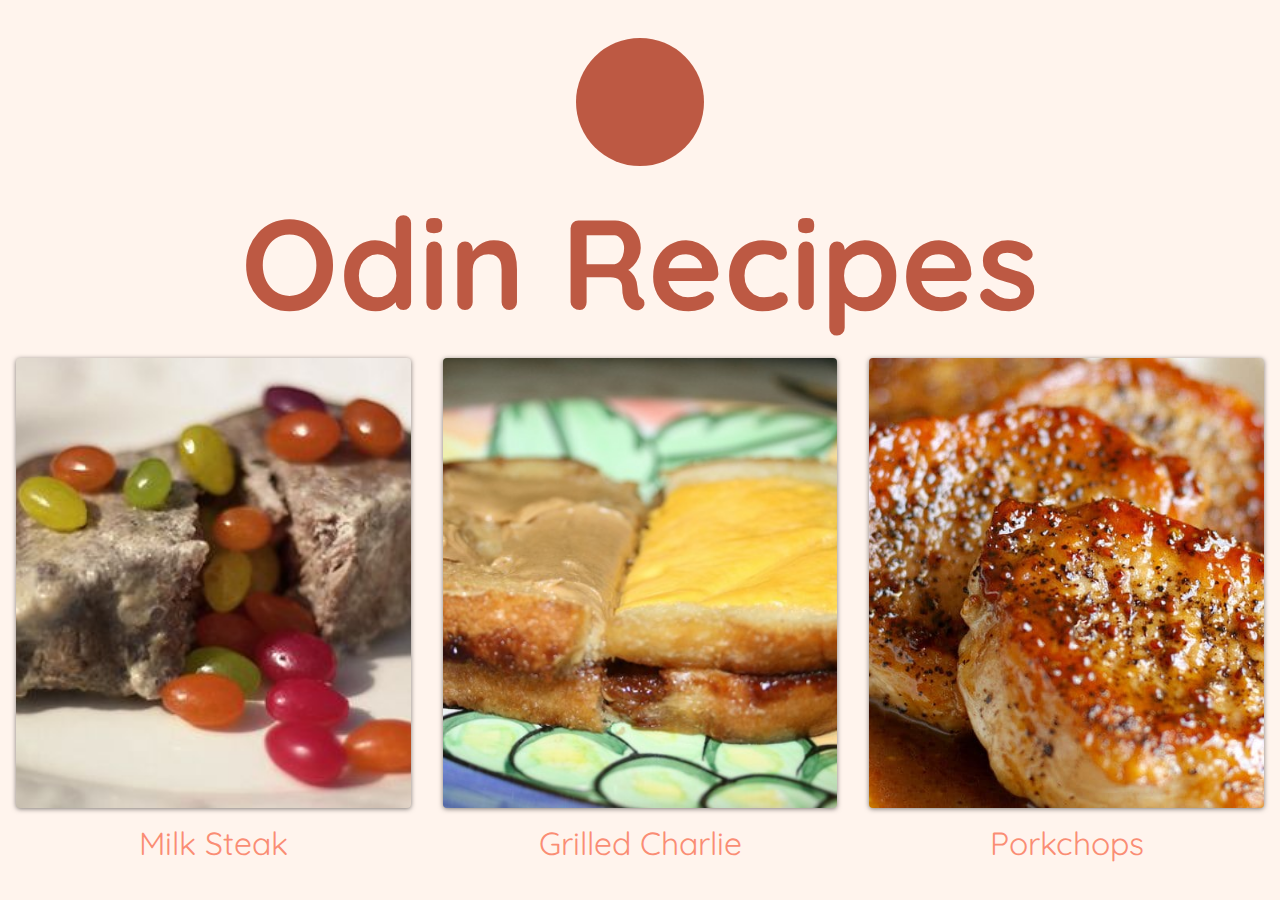
<file: index.html>
<!DOCTYPE html>
<html lang="en">
<head>
    <meta charset="UTF-8">
    <meta name="viewport" content="width=device-width, initial-scale=1.0">
    <title>Odin Recipes</title>
    <link rel="preconnect" href="https://fonts.googleapis.com">
    <link rel="preconnect" href="https://fonts.gstatic.com" crossorigin>
    <link href="https://fonts.googleapis.com/css2?family=Quicksand:wght@300;400&display=swap" rel="stylesheet">
    <link rel="stylesheet" href="https://cdnjs.cloudflare.com/ajax/libs/font-awesome/6.5.1/css/all.min.css" integrity="sha512-DTOQO9RWCH3ppGqcWaEA1BIZOC6xxalwEsw9c2QQeAIftl+Vegovlnee1c9QX4TctnWMn13TZye+giMm8e2LwA==" crossorigin="anonymous" referrerpolicy="no-referrer" />
    <link rel="stylesheet" href="style.css">
</head>
<body>
    <h1 class="main-heading">Odin Recipes</h1>
    <ul class="featured-recipes">
        <li><a class="milk-steak" href="recipes/milk-steak.html">Milk Steak</a></li>
        <li><a class="grilled-charlie" href="recipes/grilled-charlie.html">Grilled Charlie</a></li>
        <li><a class="porkchops" href="recipes/porkchops.html">Porkchops</a></li>
    </ul>
</body>
</html>
</file>
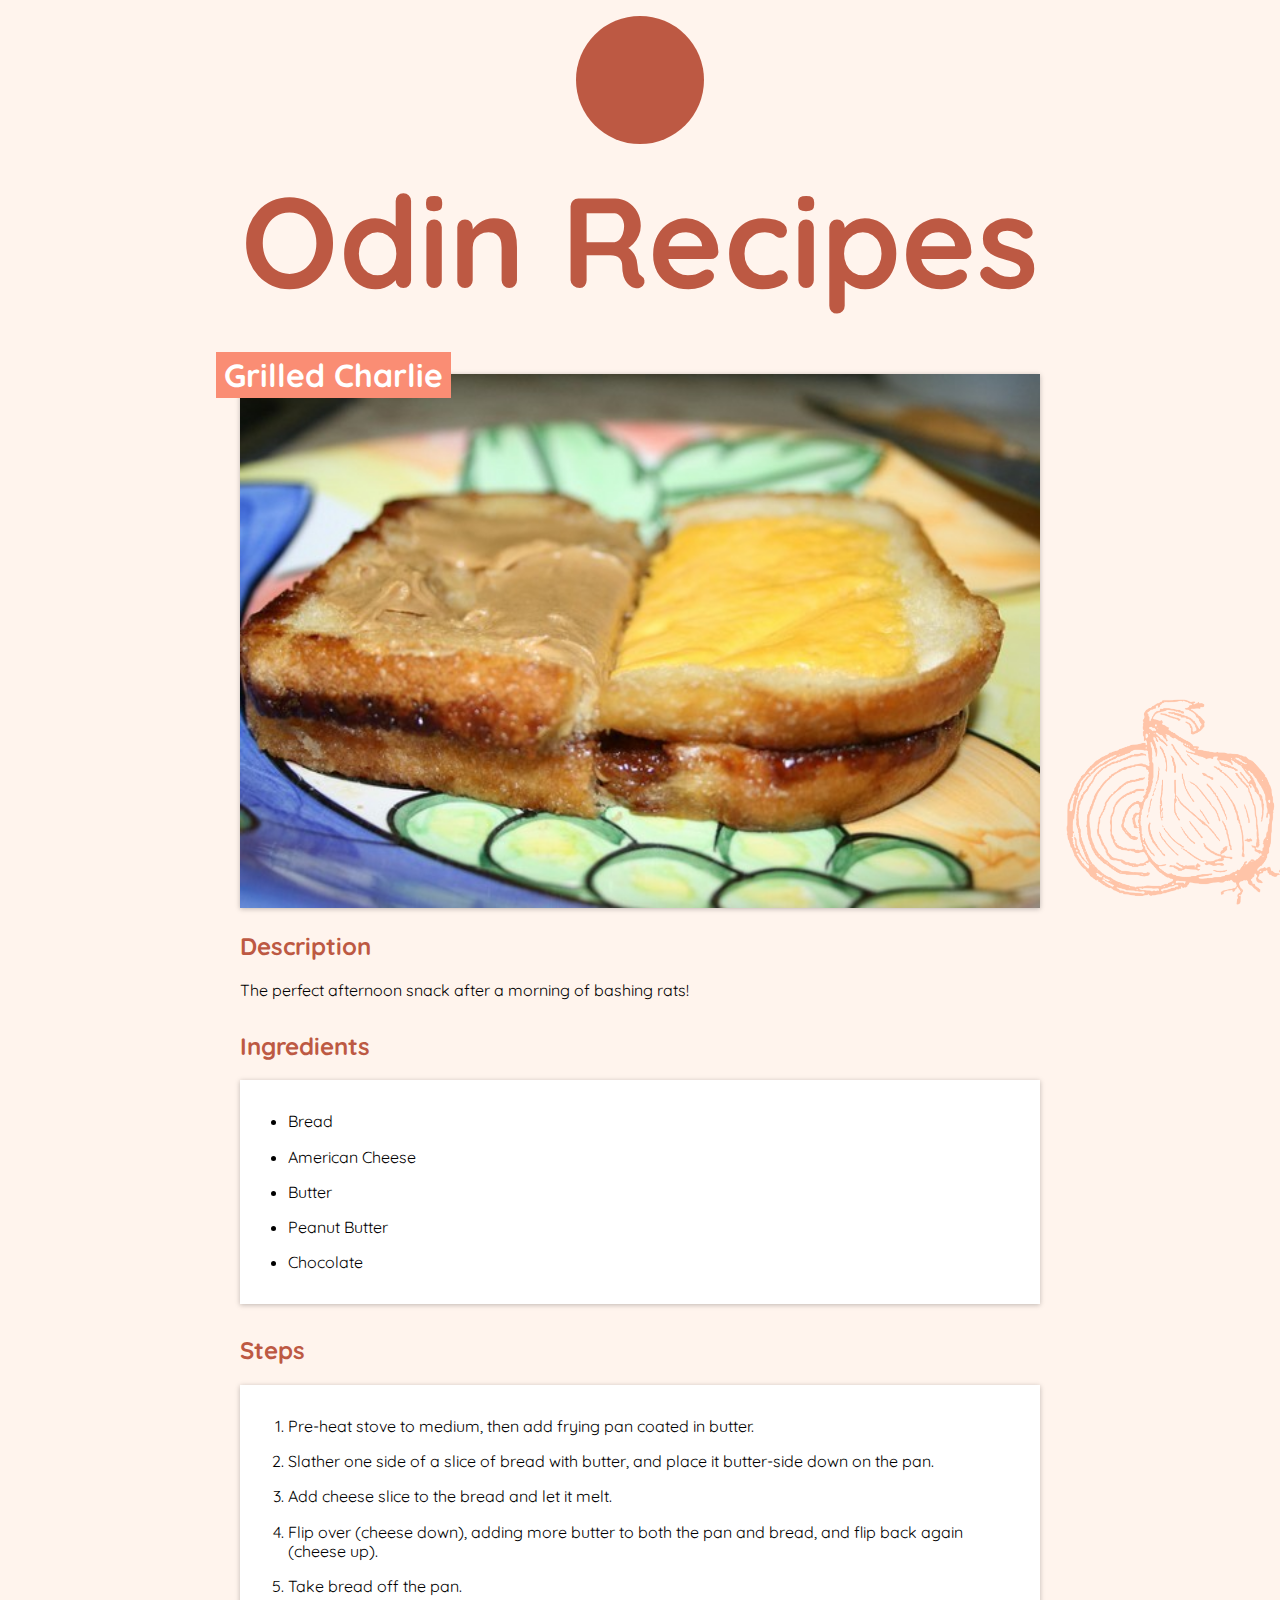
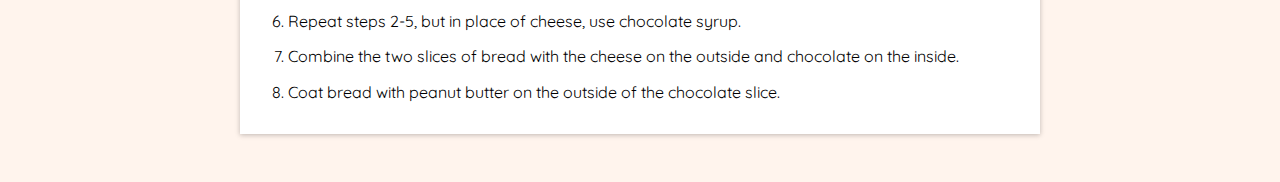
<file: recipes/grilled-charlie.html>
<!DOCTYPE html>
<html lang="en">
<head>
    <meta charset="UTF-8">
    <meta name="viewport" content="width=device-width, initial-scale=1.0">
    <title>Grilled Charlie</title>
    <link rel="preconnect" href="https://fonts.googleapis.com">
    <link rel="preconnect" href="https://fonts.gstatic.com" crossorigin>
    <link href="https://fonts.googleapis.com/css2?family=Quicksand:wght@300;400&display=swap" rel="stylesheet">
    <link rel="stylesheet" href="https://cdnjs.cloudflare.com/ajax/libs/font-awesome/6.5.1/css/all.min.css" integrity="sha512-DTOQO9RWCH3ppGqcWaEA1BIZOC6xxalwEsw9c2QQeAIftl+Vegovlnee1c9QX4TctnWMn13TZye+giMm8e2LwA==" crossorigin="anonymous" referrerpolicy="no-referrer" />
    <link rel="stylesheet" href="../style.css">
</head>
<body class="recipes">
    <a class="main-heading" href="../index.html">Odin Recipes</a>
    <div class="recipe-wrap">
        <h1>Grilled Charlie</h1>
        <img src="../images/grilled-charlie.jpg"/>
        <h2>Description</h2>
        <p>The perfect afternoon snack after a morning of bashing rats!</p>
        <h2>Ingredients</h2>
        <ul>
            <li>Bread</li>
            <li>American Cheese</li>
            <li>Butter</li>
            <li>Peanut Butter</li>
            <li>Chocolate</li>
        </ul>
        <h2>Steps</h2>
        <ol>
            <li>Pre-heat stove to medium, then add frying pan coated in butter.</li>
            <li>Slather one side of a slice of bread with butter, and place it butter-side down on the pan.</li>
            <li>Add cheese slice to the bread and let it melt.</li>
            <li>Flip over (cheese down), adding more butter to both the pan and bread, and flip back again (cheese up).</li>
            <li>Take bread off the pan.</li>
            <li>Repeat steps 2-5, but in place of cheese, use chocolate syrup.</li>
            <li>Combine the two slices of bread with the cheese on the outside and chocolate on the inside.</li>
            <li>Coat bread with peanut butter on the outside of the chocolate slice.</li>
        </ol>
    </div>
</body>
</html>
</file>
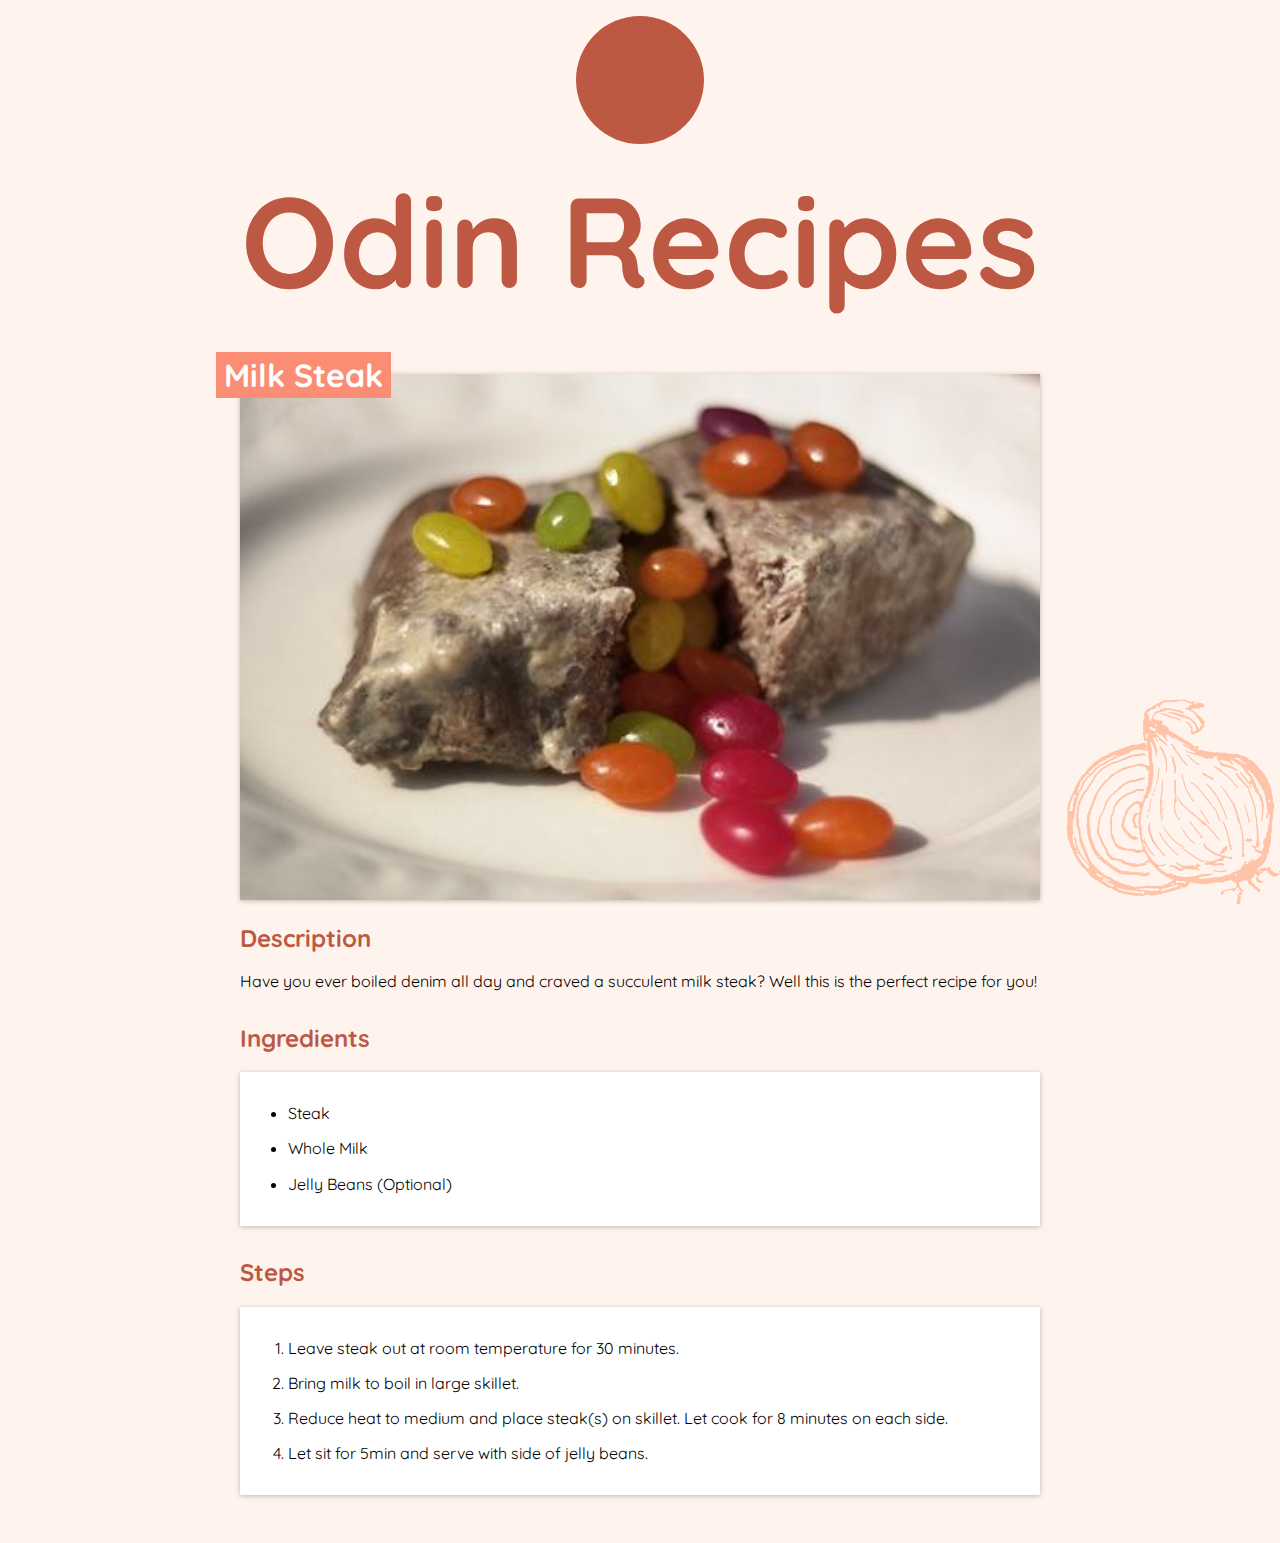
<file: recipes/milk-steak.html>
<!DOCTYPE html>
<html lang="en">
<head>
    <meta charset="UTF-8">
    <meta name="viewport" content="width=device-width, initial-scale=1.0">
    <title>Milk Steak</title>
    <link rel="preconnect" href="https://fonts.googleapis.com">
    <link rel="preconnect" href="https://fonts.gstatic.com" crossorigin>
    <link href="https://fonts.googleapis.com/css2?family=Quicksand:wght@300;400&display=swap" rel="stylesheet">
    <link rel="stylesheet" href="https://cdnjs.cloudflare.com/ajax/libs/font-awesome/6.5.1/css/all.min.css" integrity="sha512-DTOQO9RWCH3ppGqcWaEA1BIZOC6xxalwEsw9c2QQeAIftl+Vegovlnee1c9QX4TctnWMn13TZye+giMm8e2LwA==" crossorigin="anonymous" referrerpolicy="no-referrer" />
    <link rel="stylesheet" href="../style.css">
</head>
<body class="recipes">
    <a class="main-heading" href="../index.html">Odin Recipes</a>
    <div class="recipe-wrap">
        <h1>Milk Steak</h1>
        <img src="../images/milk-steak.jpg"/>
        <h2>Description</h2>
        <p>Have you ever boiled denim all day and craved a succulent milk steak? Well this is the perfect recipe for you!</p>
        <h2>Ingredients</h2>
        <ul>
            <li>Steak</li>
            <li>Whole Milk</li>
            <li>Jelly Beans (Optional)</li>
        </ul>
        <h2>Steps</h2>
        <ol>
            <li>Leave steak out at room temperature for 30 minutes.</li>
            <li>Bring milk to boil in large skillet.</li>
            <li>Reduce heat to medium and place steak(s) on skillet. Let cook for 8 minutes on each side.</li>
            <li>Let sit for 5min and serve with side of jelly beans.</li>
        </ol>
    </div>
</body>
</html>
</file>
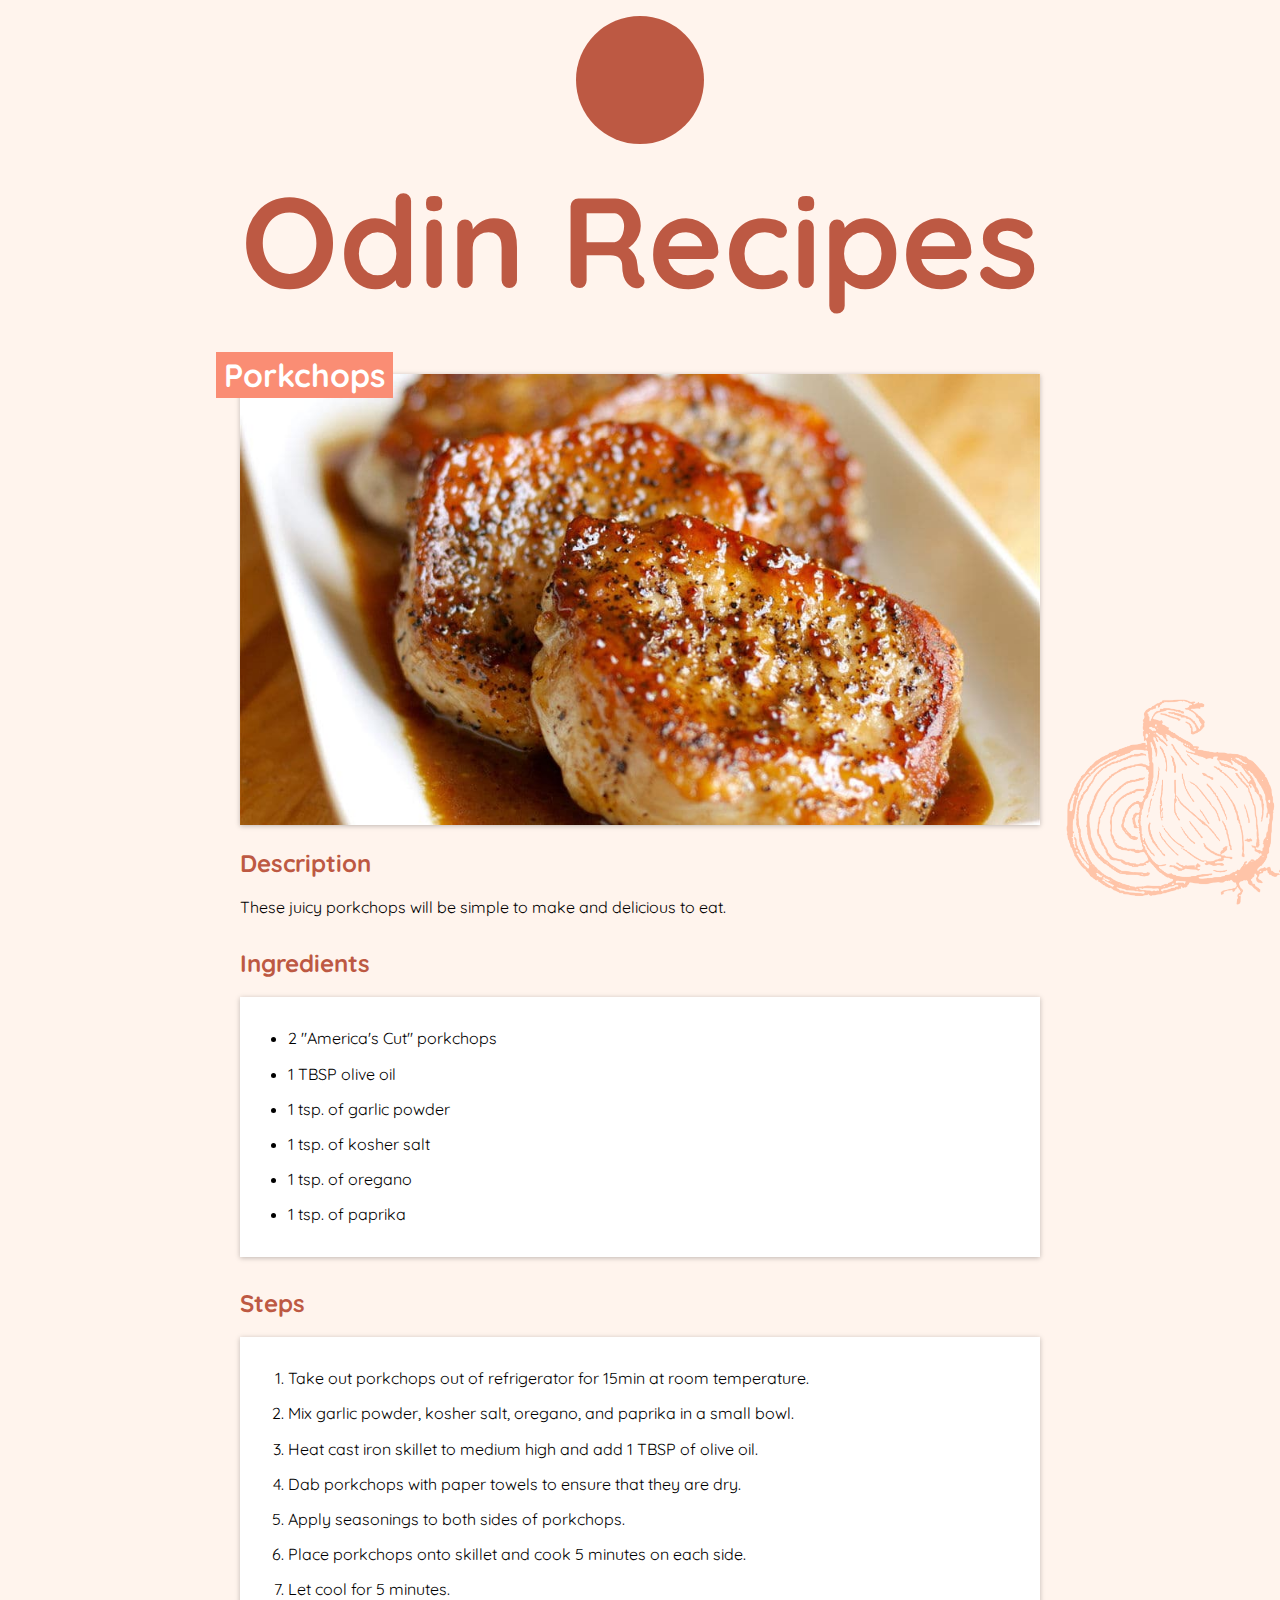
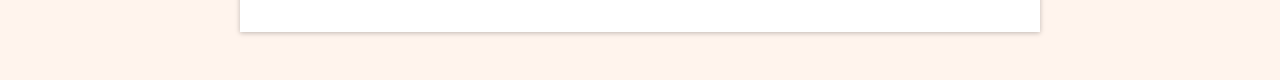
<file: recipes/porkchops.html>
<!DOCTYPE html>
<html lang="en">
<head>
    <meta charset="UTF-8">
    <meta name="viewport" content="width=device-width, initial-scale=1.0">
    <title>Porkchops</title>
    <link rel="preconnect" href="https://fonts.googleapis.com">
    <link rel="preconnect" href="https://fonts.gstatic.com" crossorigin>
    <link href="https://fonts.googleapis.com/css2?family=Quicksand:wght@300;400&display=swap" rel="stylesheet">
    <link rel="stylesheet" href="https://cdnjs.cloudflare.com/ajax/libs/font-awesome/6.5.1/css/all.min.css" integrity="sha512-DTOQO9RWCH3ppGqcWaEA1BIZOC6xxalwEsw9c2QQeAIftl+Vegovlnee1c9QX4TctnWMn13TZye+giMm8e2LwA==" crossorigin="anonymous" referrerpolicy="no-referrer" />
    <link rel="stylesheet" href="../style.css">
</head>
<body class="recipes">
    <a class="main-heading" href="../index.html">Odin Recipes</a>
    <div class="recipe-wrap">
        <h1>Porkchops</h1>
        <img src="../images/porkchops.jpg"/>
        <h2>Description</h2>
        <p>These juicy porkchops will be simple to make and delicious to eat.</p>
        <h2>Ingredients</h2>
        <ul>
            <li>2 "America's Cut" porkchops</li>
            <li>1 TBSP olive oil</li>
            <li>1 tsp. of garlic powder</li>
            <li>1 tsp. of kosher salt</li>
            <li>1 tsp. of oregano</li>
            <li>1 tsp. of paprika</li>
        </ul>
        <h2>Steps</h2>
        <ol>
            <li>Take out porkchops out of refrigerator for 15min at room temperature.</li>
            <li>Mix garlic powder, kosher salt, oregano, and paprika in a small bowl.</li>
            <li>Heat cast iron skillet to medium high and add 1 TBSP of olive oil.</li>
            <li>Dab porkchops with paper towels to ensure that they are dry.</li>
            <li>Apply seasonings to both sides of porkchops.</li>
            <li>Place porkchops onto skillet and cook 5 minutes on each side.</li>
            <li>Let cool for 5 minutes.</li>
        </ol>
    </div>
</body>
</html>
</file>
<file: style.css>
:root{
    --main: #BD5943;
    --lighter: #FFC4A8;
    --dark: #FA8D74;
    --light: #FFF4ED;
}
html {
    min-height: 100%;
    display: flex;
    flex-grow: 1;
    flex-direction: column;
    justify-content: center;
}
body {
    font-family: 'Quicksand', sans-serif;
    margin: 0;
    padding: 0;
    line-height: 1.2;
    background-color: var(--light);
}
body.recipes {
    background-image: url(images/bg-onion.png);
    background-repeat: no-repeat;
    background-attachment: fixed;
    background-position: calc(100% + 30px) calc(100% + 30px);
    background-size: 20vw;
}
.wrapper {
    margin: 0 auto;
    max-width: 90vw;
}
h1, h2, h3 {
    color: var(--main);
}
p {
    margin: 0 0 2rem;
}
.main-heading {
    display: block;
    text-decoration: none;
    font-size: 8rem;
    font-weight: 900;
    line-height: 1;
    color: var(--main);
    margin: 1rem 0;
    text-align: center;
}
.main-heading:before {
    content: '\f2e7';
    font-family: "Font Awesome 6 Free";
    color: var(--lighter);
    display: block;
    width: 8rem;
    margin: 0 auto 2rem auto;
    background-color: var(--main);
    border-radius: 50%;
}
.featured-recipes {
    display: flex;
    flex: 1 1 auto;
    margin: 0;
    padding: 0;
    list-style: none;
}
.featured-recipes li {
    flex: 1;
    padding: 1rem;
    text-align: center;
}
.featured-recipes li a {
    display: block;
    font-size: 2rem;
    color: var(--dark);
    text-decoration: none;
    transition: color .3s;
}
.featured-recipes li a:before {
    content: '';
    display: block;
    width: 100%;
    height: 50vh;
    margin-bottom: 1rem;
    border-radius: .25rem;
    box-shadow: 0 1px 5px rgba(0,0,0,.5);
    background-color: #000;
    background-repeat: no-repeat;
    background-position: center center !important;
    background-size: cover !important;
    transition: transform .3s, box-shadow .3s;
}
.featured-recipes li a.milk-steak:before {
    background-image: url(images/milk-steak.jpg);
}
.featured-recipes li a.grilled-charlie:before {
    background-image: url(images/grilled-charlie.jpg);
}
.featured-recipes li a.porkchops:before {
    background-image: url(images/porkchops.jpg);
}
.featured-recipes li a:hover {
    color: var(--main);
}
.featured-recipes li a:hover:before {
    box-shadow: 0 5px 15px rgba(0,0,0,.5);
    transform: translateY(-10px);
}
.recipe-wrap {
    max-width: 800px;
    margin: 3rem auto;
}
.recipe-wrap h1 {
    position: relative;
    display: inline-block;
    color: #FFF;
    padding: 0.25rem 0.5rem;
    margin: 0;
    left: -1.5rem;
    background-color: var(--dark);
}
.recipe-wrap img {
    width: 100%;
    margin-top: -1.5rem;
    box-shadow: 0 1px 5px rgba(0,0,0,.25);
}
.recipe-wrap ul, .recipe-wrap ol {
    padding: 2rem 2rem 2rem 3rem;
    margin: 0 0 2rem;
    background: #FFF;
    box-shadow: 0 1px 5px rgba(0,0,0,.25);
}
.recipe-wrap li {
    padding:0;
    margin-bottom: 1rem;
}
.recipe-wrap li:last-child {
    margin: 0;
}
@media screen and (max-width: 990px) {
    .featured-recipes {
        flex-direction: column;
    }
    .featured-recipes li a:before {
        height: 30vh;
    }
}
</file>
